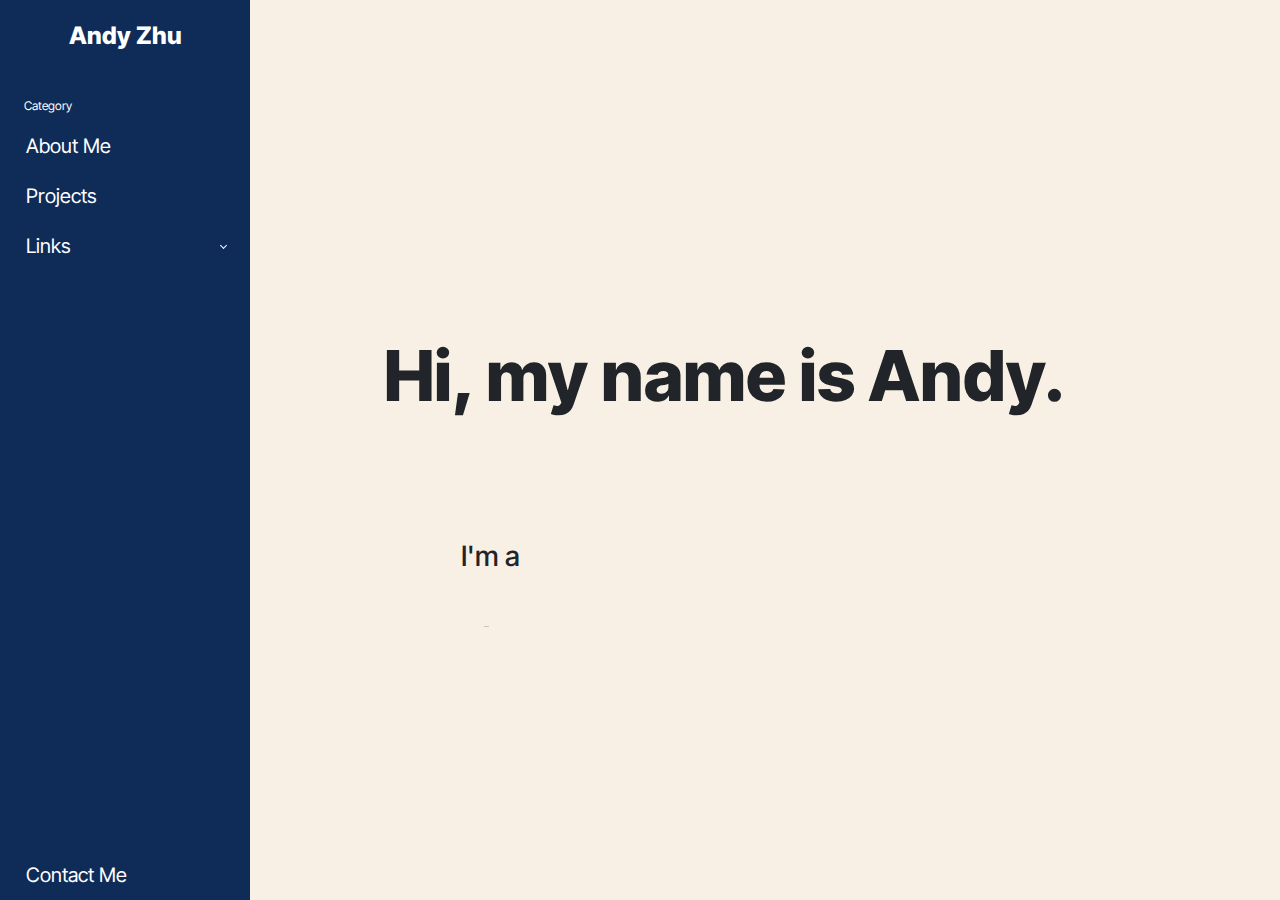
<file: index.html>
<!DOCTYPE html>
<html lang="en">

<head>
    <meta charset="UTF-8">
    <meta http-equiv="X-UA-Compatible" content="IE=edge">
    <meta name="viewport" content="width=device-width, initial-scale=1.0">
    <title>Home</title>
    <link href="https://cdn.lineicons.com/4.0/lineicons.css" rel="stylesheet" />
    <link href="https://cdn.jsdelivr.net/npm/bootstrap@5.3.3/dist/css/bootstrap.min.css" rel="stylesheet"
        integrity="sha384-QWTKZyjpPEjISv5WaRU9OFeRpok6YctnYmDr5pNlyT2bRjXh0JMhjY6hW+ALEwIH" crossorigin="anonymous">
    <link rel="stylesheet" href="styles/style.css">
</head>

<body>
    <div class="d-flex">
        <!-- Sidebar -->
        <aside id="sidebar" class="sidebar-toggle vh-100 sticky-top">
            <div class="sidebar-logo">
                <a href="index.html">Andy Zhu</a>
            </div>
            <!-- Sidebar Navigation -->
            <ul class="sidebar-nav p-0">
                <li class="sidebar-header">
                    Category
                </li>
                <li class="sidebar-item">
                    <a href="aboutme.html" class="sidebar-link">
                        <i class="lni lni-user"></i>
                        <span>About Me</span>
                    </a>
                </li>
                <li class="sidebar-item"></li>
                    <a href="projects.html" class="sidebar-link">
                        <i class="lni lni-notepad"></i>
                        <span>Projects</span>
                    </a>
                </li>
                <!-- <li class="sidebar-item">
                    <a href="robotics.html" class="sidebar-link">
                        <i class="lni lni-hammer"></i>
                        <span>Robotics</span>
                    </a>
                </li> -->
                <li class="sidebar-item">
                    <a href="#" class="sidebar-link collapsed has-dropdown" data-bs-toggle="collapse"
                        data-bs-target="#links" aria-expanded="true" aria-controls="links">
                        <i class="lni lni-link"></i>
                        <span>Links</span>
                    </a>
                    <ul id="links" class="sidebar-dropdown list-unstyled collapse" data-bs-parent="#sidebar">
                        <li class="sidebar-item">
                            <a href="https://www.linkedin.com/in/andy-zhu-2a9938246/" target="_blank" class="sidebar-link link">
                                <i class="lni lni-linkedin"></i>
                                <span class="">LinkedIn</span>
                            </a>
                        </li>
                        <li class="sidebar-item">
                            <a href="https://github.com/azhu9" target="_blank" class="sidebar-link link">
                                <i class="lni lni-github"></i>
                                <span class="">Github</span>
                            </a>
                        </li>
                        <li class="sidebar-item">
                            <a href="resume.pdf" download="Andy-Zhu-Resume" class="sidebar-link link">
                                <i class="lni lni-empty-file"></i>
                                <span class="">Resume</span>
                            </a>
                        </li>
                    </ul>
                </li>
            </ul>
            <!-- Sidebar Navigation Ends -->
            <div class="sidebar-footer">
                <a href="contactme.html" class="sidebar-link">
                    <i class="lni lni-envelope"></i>
                    <span>Contact Me</span>
                </a>
            </div>
        </aside>
        <!-- Sidebar Ends -->


        <!-- Main Component -->
        <div class="main">
                <nav class="nav navbar-expand position-fixed">
                    <button class="toggler-btn" type="button">
                        <i class="lni lni-text-align-justify hamburger"></i>
                    </button>
                </nav>
                <main class="p-1">
                    <div class="container-fluid">
                        <div class="mb-3 text-center">
                            <h1 id="title">Hi, my name is Andy.</h1>
                            <h3 id="header">I'm a</h3>
                            <svg id="logo" width="534" height="82" viewBox="0 0 534 82" fill="none" xmlns="http://www.w3.org/2000/svg">
                                <path d="M512.017 77.2583L512.74 78.5H514.177H525.077H529.49L527.222 74.7148L511.414 48.3391C515.839 46.8544 519.41 44.439 521.973 41.0059C525.114 36.8874 526.677 32.1196 526.677 26.8C526.677 22.4702 525.682 18.5246 523.633 15.0345C521.551 11.4875 518.422 8.7424 514.387 6.75981C510.352 4.744 505.513 3.79999 499.977 3.79999H477.477H474.977V6.29999V76V78.5H477.477H486.577H489.077V76V50H496.14L512.017 77.2583ZM509.361 19.0175L509.373 19.0293L509.386 19.0408C511.221 20.7268 512.277 23.1904 512.277 26.8C512.277 30.3148 511.234 32.9011 509.322 34.8199C507.49 36.594 504.532 37.7 499.977 37.7H489.077V16.3H499.977C504.66 16.3 507.615 17.3685 509.361 19.0175Z" stroke="black" stroke-width="5"/>
                                <path d="M463.208 37V34.5H460.708H437.808V16.2H463.708H466.208V13.7V6.20001V3.70001H463.708H426.208H423.708V6.20001V76V78.5H426.208H463.708H466.208V76V68.5V66H463.708H437.808V47H460.708H463.208V44.5V37Z" stroke="black" stroke-width="5"/>
                                <path d="M410.635 42.998L410.635 42.9975C415.145 38.6378 417.398 33.1454 417.398 26.7C417.398 20.058 415.079 14.4743 410.397 10.1666C405.707 5.78778 399.032 3.79999 390.798 3.79999H368.298H365.798V6.29999V76V78.5H368.298H377.398H379.898V76V49.4H390.798C399.268 49.4 406.051 47.4261 410.635 42.998ZM400.308 34.2571C398.568 35.8528 395.573 36.9 390.798 36.9H379.898V16.3H390.798C395.424 16.3 398.426 17.3154 400.255 18.9096C402.018 20.4466 403.098 22.8816 403.098 26.7C403.098 30.2529 402.068 32.6437 400.308 34.2571Z" stroke="black" stroke-width="5"/>
                                <path d="M302.338 74.3673L302.348 74.3731L302.359 74.3789C308.088 77.6015 314.414 79.2 321.284 79.2C328.217 79.2 334.577 77.6037 340.31 74.3789L340.32 74.3731L340.331 74.3673C346.055 71.0759 350.573 66.5189 353.858 60.7346C357.161 54.9194 358.784 48.3526 358.784 41.1C358.784 33.8474 357.161 27.2806 353.858 21.4654C350.573 15.6799 346.051 11.1527 340.32 7.92682C334.587 4.63252 328.223 3 321.284 3C314.408 3 308.078 4.63482 302.348 7.92686C296.615 11.1544 292.064 15.7145 288.715 21.5568L288.715 21.5568L288.71 21.5654C285.41 27.3769 283.784 33.9094 283.784 41.1C283.784 48.291 285.41 54.8516 288.704 60.7231L288.713 60.739L288.722 60.7547C292.072 66.5281 296.619 71.0787 302.338 74.3673ZM333.136 63.2339L333.128 63.2386L333.12 63.2433C329.669 65.2661 325.746 66.3 321.284 66.3C316.827 66.3 312.865 65.2676 309.341 63.2385C305.902 61.221 303.153 58.3411 301.092 54.5263C299.113 50.7427 298.084 46.2907 298.084 41.1C298.084 35.8327 299.117 31.3868 301.088 27.6809C303.152 23.8596 305.905 20.9757 309.349 18.9567C312.794 16.937 316.749 15.9 321.284 15.9C325.819 15.9 329.775 16.937 333.22 18.9567C336.659 20.9728 339.374 23.8496 341.37 27.66L341.381 27.6812L341.392 27.7021C343.422 31.4034 344.484 35.8412 344.484 41.1C344.484 46.2853 343.425 50.7318 341.384 54.5127L341.377 54.5263L341.37 54.54C339.38 58.3394 336.64 61.215 333.136 63.2339Z" stroke="black" stroke-width="5"/>
                                <path d="M282.52 68.6V66.1H280.02H258.12V6.29999V3.79999H255.62H246.52H244.02V6.29999V76V78.5H246.52H280.02H282.52V76V68.6Z" stroke="black" stroke-width="5"/>
                                <path d="M232.251 37V34.5H229.751H206.851V16.2H232.751H235.251V13.7V6.20001V3.70001H232.751H195.251H192.751V6.20001V76V78.5H195.251H232.751H235.251V76V68.5V66H232.751H206.851V47H229.751H232.251V44.5V37Z" stroke="black" stroke-width="5"/>
                                <path d="M187.612 7.18258L188.888 3.79999H185.273H175.673H173.923L173.324 5.44406L153.773 59.098L134.222 5.44406L133.622 3.79999H131.873H122.173H118.557L119.834 7.18258L146.134 76.8826L146.744 78.5H148.473H158.973H160.701L161.312 76.8826L187.612 7.18258Z" stroke="black" stroke-width="5"/>
                                <path d="M113.403 37V34.5H110.903H88.0031V16.2H113.903H116.403V13.7V6.20001V3.70001H113.903H76.4031H73.9031V6.20001V76V78.5H76.4031H113.903H116.403V76V68.5V66H113.903H88.0031V47H110.903H113.403V44.5V37Z" stroke="black" stroke-width="5"/>
                                <path d="M48.2072 74.1415L48.218 74.1361C54.2393 71.1255 58.8847 66.7863 62.075 61.1326C65.3232 55.4281 66.9 48.7879 66.9 41.3C66.9 33.8146 65.3242 27.1763 62.0783 21.4731C58.8934 15.7596 54.2541 11.3856 48.2341 8.37195C42.2791 5.29061 35.3064 3.79999 27.4 3.79999H5.70001H3.20001V6.29999V76V78.5H5.70001H27.4C35.2969 78.5 42.2591 77.0797 48.2072 74.1415ZM46.1079 22.743L46.114 22.7493L46.1201 22.7555C50.3435 27.0376 52.6 33.1057 52.6 41.3C52.6 49.4287 50.3762 55.4263 46.2259 59.6385C42.1051 63.7554 35.9679 66 27.4 66H17.3V16.2H27.4C35.8806 16.2 41.9804 18.4993 46.1079 22.743Z" stroke="black" stroke-width="5"/>
                                </svg>
                        </div>
                    </div>
                </main>
        </div>
    </div>
    <script src="scripts/app.js"></script>
    <script src="https://cdn.jsdelivr.net/npm/bootstrap@5.3.3/dist/js/bootstrap.bundle.min.js"
        integrity="sha384-YvpcrYf0tY3lHB60NNkmXc5s9fDVZLESaAA55NDzOxhy9GkcIdslK1eN7N6jIeHz"
        crossorigin="anonymous"></script>
    </body>

</html>
</file>
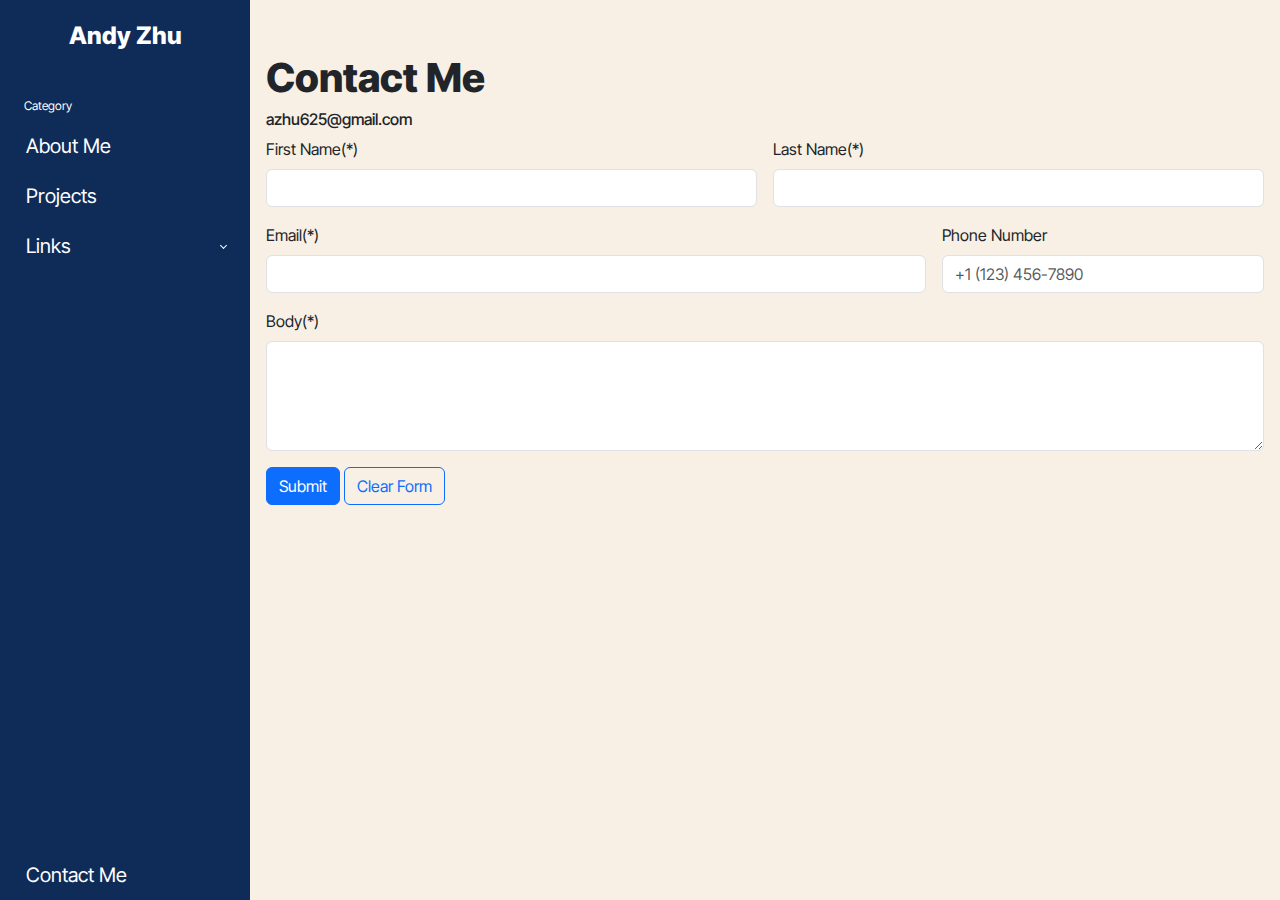
<file: contactme.html>
<!DOCTYPE html>
<html lang="en">

<head>
    <meta charset="UTF-8">
    <meta http-equiv="X-UA-Compatible" content="IE=edge">
    <meta name="viewport" content="width=device-width, initial-scale=1.0">
    <title>Contact Me</title>
    <link href="https://cdn.lineicons.com/4.0/lineicons.css" rel="stylesheet" />
    <link href="https://cdn.jsdelivr.net/npm/bootstrap@5.3.3/dist/css/bootstrap.min.css" rel="stylesheet"
        integrity="sha384-QWTKZyjpPEjISv5WaRU9OFeRpok6YctnYmDr5pNlyT2bRjXh0JMhjY6hW+ALEwIH" crossorigin="anonymous">
    <link rel="stylesheet" href="styles/style.css">
</head>

<body>
    <div class="d-flex">
        <!-- Sidebar -->
        <aside id="sidebar" class="sidebar-toggle vh-100 sticky-top">
            <div class="sidebar-logo">
                <a href="index.html">Andy Zhu</a>
            </div>
            <!-- Sidebar Navigation -->
            <ul class="sidebar-nav p-0">
                <li class="sidebar-header">
                    Category
                </li>
                <li class="sidebar-item">
                    <a href="aboutme.html" class="sidebar-link">
                        <i class="lni lni-user"></i>
                        <span>About Me</span>
                    </a>
                </li>
                <li class="sidebar-item"></li>
                    <a href="projects.html" class="sidebar-link">
                        <i class="lni lni-notepad"></i>
                        <span>Projects</span>
                    </a>
                </li>
                <!-- <li class="sidebar-item">
                    <a href="robotics.html" class="sidebar-link">
                        <i class="lni lni-hammer"></i>
                        <span>Robotics</span>
                    </a>
                </li> -->
                <li class="sidebar-item">
                    <a href="#" class="sidebar-link collapsed has-dropdown" data-bs-toggle="collapse"
                        data-bs-target="#links" aria-expanded="true" aria-controls="links">
                        <i class="lni lni-link"></i>
                        <span>Links</span>
                    </a>
                    <ul id="links" class="sidebar-dropdown list-unstyled collapse" data-bs-parent="#sidebar">
                        <li class="sidebar-item">
                            <a href="https://www.linkedin.com/in/andy-zhu-2a9938246/" target="_blank" class="sidebar-link link">
                                <i class="lni lni-linkedin"></i>
                                <span class="">LinkedIn</span>
                            </a>
                        </li>
                        <li class="sidebar-item">
                            <a href="https://github.com/azhu9" target="_blank" class="sidebar-link link">
                                <i class="lni lni-github"></i>
                                <span class="">Github</span>
                            </a>
                        </li>
                        <li class="sidebar-item">
                            <a href="resume.pdf" download="Andy-Zhu-Resume" class="sidebar-link link">
                                <i class="lni lni-empty-file"></i>
                                <span class="">Resume</span>
                            </a>
                        </li>
                    </ul>
                </li>
            </ul>
            <!-- Sidebar Navigation Ends -->
            <div class="sidebar-footer">
                <a href="contactme.html" class="sidebar-link">
                    <i class="lni lni-envelope"></i>
                    <span>Contact Me</span>
                </a>
            </div>
        </aside>
        <!-- Sidebar Ends -->


        <!-- Main Component -->
        <div class="main">
            <nav class="nav navbar-expand position-fixed">
                <button class="toggler-btn" type="button">
                    <i class="lni lni-text-align-justify"></i>
                </button>
            </nav>
            <main class="p-1">
                <div class="container mt-5 contact">
                    <h1>Contact Me</h1>
                    <h6>azhu625@gmail.com</h6>
                    <form class="row g-3" name="form" action="https://formspree.io/f/xkgwapkk" target="_blank" method="POST">
                        <div class="col-md-6">
                            <label for="firstName" class="form-label">First Name(*)</label>
                            <input type="text" class="form-control" id="firstName" name="First Name" required>
                        </div>
                        <div class="col-md-6">
                            <label for="lastName" class="form-label">Last Name(*)</label>
                            <input type="text" class="form-control" id="lastName" name="Last Name" required>
                        </div>
                        <div class="col-md-8">
                            <label for="emailInfo" class="form-label">Email(*)</label>
                            <input type="email" class="form-control" id="email" name="Email" required>
                        </div>
                        <div class="col-md-4">
                            <label for="phoneNumber" class="form-label">Phone Number</label>
                            <input type="text" class="form-control" id="phoneNumber" name="Phone Number" placeholder="+1 (123) 456-7890">
                        </div>

                        <div class="col-md-12">
                            <label for="comments" class="form-label">Body(*)</label>
                            <textarea class="form-control" id="comments" rows="4" name="Message" required></textarea>
                        </div>
                        <div class="col-md-12">
                            <button type="submit" class="btn btn-primary">Submit</button>
                            <button type="clear" class="btn btn-outline-primary" onclick="clearForm();">Clear Form</button>
                        </div>
                    </form>
                </div>
            </main>
        </div>
    </div>
    <script src="scripts/app.js"></script>
    <script src="https://cdn.jsdelivr.net/npm/bootstrap@5.3.3/dist/js/bootstrap.bundle.min.js"
        integrity="sha384-YvpcrYf0tY3lHB60NNkmXc5s9fDVZLESaAA55NDzOxhy9GkcIdslK1eN7N6jIeHz"
        crossorigin="anonymous"></script>
</body>

</html>
</file>
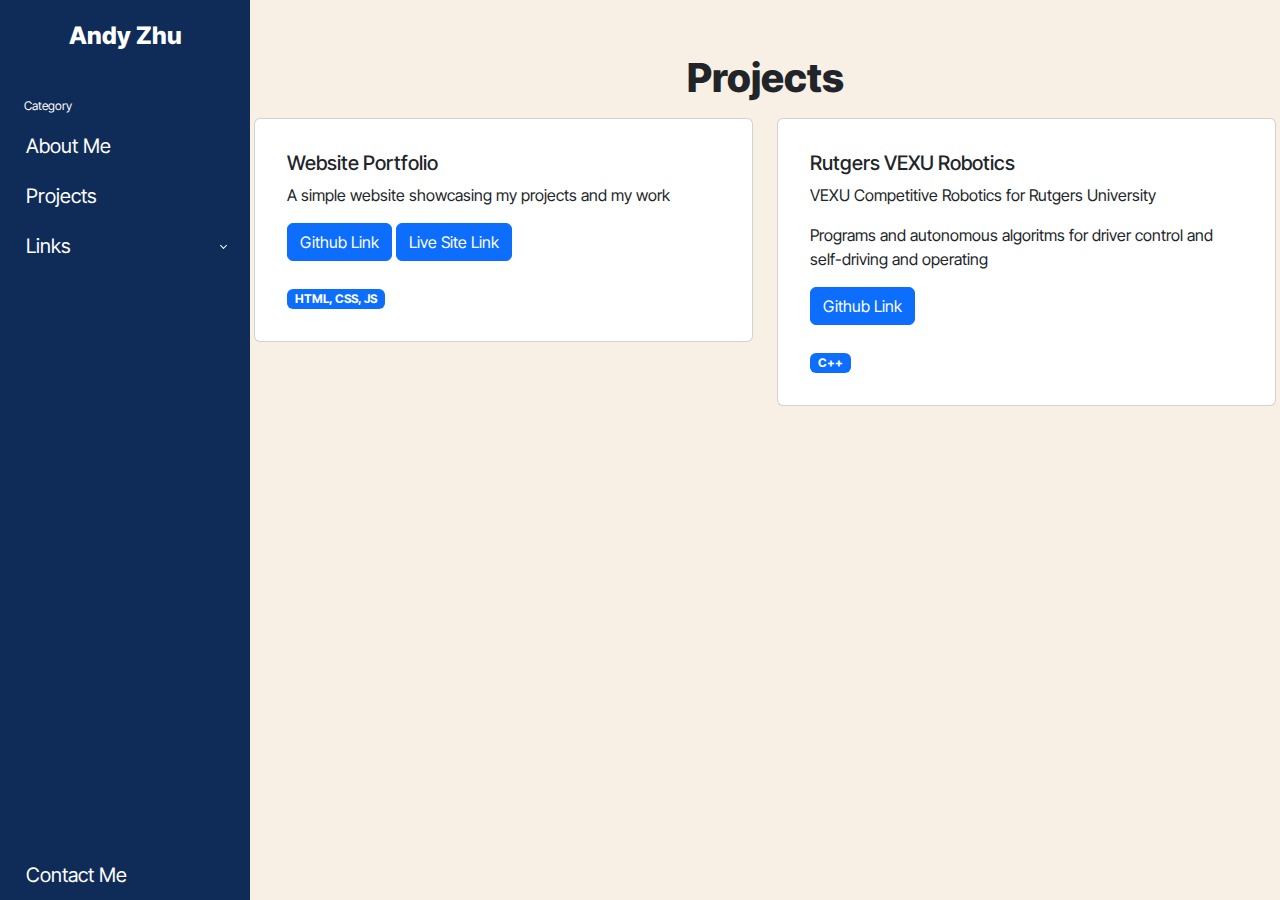
<file: projects.html>
<!DOCTYPE html>
<html lang="en">

<head>
    <meta charset="UTF-8">
    <meta http-equiv="X-UA-Compatible" content="IE=edge">
    <meta name="viewport" content="width=device-width, initial-scale=1.0">
    <title>Projects</title>
    <link href="https://cdn.lineicons.com/4.0/lineicons.css" rel="stylesheet" />
    <link href="https://cdn.jsdelivr.net/npm/bootstrap@5.3.3/dist/css/bootstrap.min.css" rel="stylesheet"
        integrity="sha384-QWTKZyjpPEjISv5WaRU9OFeRpok6YctnYmDr5pNlyT2bRjXh0JMhjY6hW+ALEwIH" crossorigin="anonymous">
    <link rel="stylesheet" href="styles/style.css">
</head>

<body>
    <div class="d-flex">
        <!-- Sidebar -->
        <aside id="sidebar" class="sidebar-toggle vh-100 sticky-top">
            <div class="sidebar-logo">
                <a href="index.html">Andy Zhu</a>
            </div>
            <!-- Sidebar Navigation -->
            <ul class="sidebar-nav p-0">
                <li class="sidebar-header">
                    Category
                </li>
                <li class="sidebar-item">
                    <a href="aboutme.html" class="sidebar-link">
                        <i class="lni lni-user"></i>
                        <span>About Me</span>
                    </a>
                </li>
                <li class="sidebar-item"></li>
                    <a href="projects.html" class="sidebar-link">
                        <i class="lni lni-notepad"></i>
                        <span>Projects</span>
                    </a>
                </li>
                <!-- <li class="sidebar-item">
                    <a href="robotics.html" class="sidebar-link">
                        <i class="lni lni-hammer"></i>
                        <span>Robotics</span>
                    </a>
                </li> -->
                <li class="sidebar-item">
                    <a href="#" class="sidebar-link collapsed has-dropdown" data-bs-toggle="collapse"
                        data-bs-target="#links" aria-expanded="true" aria-controls="links">
                        <i class="lni lni-link"></i>
                        <span>Links</span>
                    </a>
                    <ul id="links" class="sidebar-dropdown list-unstyled collapse" data-bs-parent="#sidebar">
                        <li class="sidebar-item">
                            <a href="https://www.linkedin.com/in/andy-zhu-2a9938246/" target="_blank" class="sidebar-link link">
                                <i class="lni lni-linkedin"></i>
                                <span class="">LinkedIn</span>
                            </a>
                        </li>
                        <li class="sidebar-item">
                            <a href="https://github.com/azhu9" target="_blank" class="sidebar-link link">
                                <i class="lni lni-github"></i>
                                <span class="">Github</span>
                            </a>
                        </li>
                        <li class="sidebar-item">
                            <a href="resume.pdf" download="Andy-Zhu-Resume" class="sidebar-link link">
                                <i class="lni lni-empty-file"></i>
                                <span class="">Resume</span>
                            </a>
                        </li>
                    </ul>
                </li>
            </ul>
            <!-- Sidebar Navigation Ends -->
            <div class="sidebar-footer">
                <a href="contactme.html" class="sidebar-link">
                    <i class="lni lni-envelope"></i>
                    <span>Contact Me</span>
                </a>
            </div>
        </aside>
        <!-- Sidebar Ends -->


        <!-- Main Component -->
        <div class="main">
            <nav class="nav navbar-expand position-fixed">
                <button class="toggler-btn" type="button">
                    <i class="lni lni-text-align-justify"></i>
                </button>
            </nav>
            <main class="p-1">
                <div class="container-fluid">
                    <div class="mb-3 text-center">
                        <h1>Projects</h1>
                    </div>
                </div>

                <div class="row">
                    <div class="col-sm-6">
                      <div class="card">
                        <div class="card-body">
                          <h5 class="card-title">Website Portfolio</h5>
                          <p class="card-text">A simple website showcasing my projects and my work</p>
                          <a href="https://github.com/azhu9/portfolio" class="btn btn-primary" target="_blank">
                            <i class="lni lni-github"></i>
                            Github Link
                        </a>
                        <a href="https://azhu9.github.io/portfolio/" class="btn btn-primary" target="_blank">
                            Live Site Link
                        </a>
                        <br>
                        <br>
                        <li class="list-inline-item skill"><span class="badge bg-primary">HTML, CSS, JS</span></li>

                        </div>
                      </div>
                    </div>
                    <div class="col-sm-6">
                      <div class="card">
                        <div class="card-body">
                          <h5 class="card-title">Rutgers VEXU Robotics</h5>
                          <p class="card-text">VEXU Competitive Robotics for Rutgers University</p>
                          <p class="card-text">Programs and autonomous algoritms for driver control and self-driving and operating</p>
                          <a href="https://github.com/azhu9/VEX24-SCAR2" target="_blank" class="btn btn-primary">
                            <i class="lni lni-github"></i>
                            Github Link
                        </a>
                        <br>
                        <br>
                        <li class="list-inline-item skill"><span class="badge bg-primary">C++</span></li>
                        </div>
                      </div>
                    </div>
                  </div>

                  


                  
            </main>
        </div>
    </div>
    <script src="scripts/app.js"></script>
    <script src="https://cdn.jsdelivr.net/npm/bootstrap@5.3.3/dist/js/bootstrap.bundle.min.js"
        integrity="sha384-YvpcrYf0tY3lHB60NNkmXc5s9fDVZLESaAA55NDzOxhy9GkcIdslK1eN7N6jIeHz"
        crossorigin="anonymous"></script>
</body>

</html>
</file>
<file: styles/style.css>
@import url('https://fonts.googleapis.com/css2?family=Inter+Tight:ital,wght@0,100..900;1,100..900&display=swap');
:root {
  --white: #F8F0E5;
  --cream: #EADBC8;
  --lbrown: #DAC0A3;
  --navy: #0F2C59;
}

::-webkit-scrollbar {
    display: none;
  }

*{
    padding: 0;
    margin: 0;
    box-sizing: border-box;
}

body {
    font-family: "Inter Tight", sans-serif;
    font-optical-sizing: auto;
    
}
h1 {
    font-weight: 800;
    margin-top: 5%;
}

li {
    list-style: none;
}

a {
    text-decoration: none;
}

#title{
    position:absolute;
    left: 30%;
    top: 30%;
    font-size: 70px;

    animation: 1.5s fadeInUp;

}

#header{
    position: absolute;
    left: 36%;
    top: 60%;
    animation: 1.5s fadeInUp;

}

section {
    display: grid;
    place-items: center;
    align-content: center;
    min-height: 80vh;
    margin-left: 10%;
    margin-right: 10%;
}


.main {
    min-height: 100vh;
    width: 100%;
    overflow: hidden;
    background-color: var(--white);
}

#sidebar {
    max-width: 250px;
    min-width: 250px;
    transition: all 0.35s ease-in-out;
    background-color: var(--navy);
    display: flex;
    flex-direction: column;
}

#sidebar.collapsed {
    margin-left: -250px;
}

.toggler-btn {
    background-color: transparent;
    cursor: pointer;
    border: 0;
}

.toggler-btn i {
    font-size: 1.75rem;
    color: #000;
    font-weight: 1000;
}

.navbar {
    padding: 1.15rem 1.5rem;
    border-bottom: 2px dashed #b3a8a8;
}

.sidebar-nav {
    flex: 1 1 auto;
}

.sidebar-logo {
    padding: 1.15rem 1.5rem;
    text-align: center;
}

.sidebar-logo a {
    color: #FFF;
    font-weight: 800;
    font-size: 1.5rem;
}

.sidebar-header {
    color: #FFF;
    font-size: .75rem;
    padding: 1.5rem 1.5rem .375rem;
}

a.sidebar-link {
    padding: .625rem 1.625rem;
    color: #FFF;
    position: relative;
    transition: all 0.35s;
    display: block;
    font-size: 1.25rem;
}

.link span{
    font-size: 1rem;
}

.link{
    margin-left: 1.5rem;
}

a.sidebar-link:hover {
    background-color: #f9f6f630;
    transform: scale(1.02);
}

.nav{
    margin-left: 20px;
    margin-top: 20px;
}

.sidebar-link[data-bs-toggle="collapse"]::after {
    border: solid;
    border-width: 0 .075rem .075rem 0;
    content: "";
    display: inline-block;
    padding: 2px;
    position: absolute;
    right: 1.5rem;
    top: 1.4rem;
    transform: rotate(-135deg);
    transition: all .2s ease-out;
}

.sidebar-link[data-bs-toggle="collapse"].collapsed::after {
    transform: rotate(45deg);
    transition: all .2s ease-out;
}

.card-body{
    margin: 1rem;
}

.footer-btn{
    position: absolute;

}

.headshot{
    border-radius: 50%;
}

.image-wrapper{
    position: relative; width: 200px; height: 200px; overflow: hidden; border-radius: 50%;
}

.skill{
    
}
/* SVG animation */

#logo{
    position: absolute;
    top: 70%;
    left: 50%;
    transform: translate(-50%, -50%);
}

#logo path:nth-child(9){
    stroke-dasharray: 383;
    stroke-dashoffset: 383;
    animation: line-anim 2s ease forwards 0.5;
}
#logo path:nth-child(8){
    stroke-dasharray: 342;
    stroke-dashoffset: 342;
    animation: line-anim 2s ease forwards 0.7s;
}
#logo path:nth-child(7){
    stroke-dasharray: 322;
    stroke-dashoffset: 322;
    animation: line-anim 2s ease forwards 0.9s;
}
#logo path:nth-child(6){
    stroke-dasharray: 394;
    stroke-dashoffset: 394;
    animation: line-anim 2s ease forwards 1.1s;
}
#logo path:nth-child(5){
    stroke-dasharray: 227;
    stroke-dashoffset: 227;
    animation: line-anim 2s ease forwards 1.3s;
}
#logo path:nth-child(4){
    stroke-dasharray: 343;
    stroke-dashoffset: 343;
    animation: line-anim 2s ease forwards 1.5s;
}
#logo path:nth-child(3){
    stroke-dasharray: 322;
    stroke-dashoffset: 322;
    animation: line-anim 2s ease forwards 1.7s;
}
#logo path:nth-child(2){
    stroke-dasharray: 343;
    stroke-dashoffset: 343;
    animation: line-anim 2s ease forwards 1.9s;
}
#logo path:nth-child(1){
    stroke-dasharray: 397;
    stroke-dashoffset: 397;
    animation: line-anim 2s ease forwards 2.1s;
}

@keyframes line-anim{
    to{
        stroke-dashoffset: 0;
    }
}

@keyframes fadeInUp {
    0% {
      transform: translateY(100%);
      opacity: 0;
    }
    100% {
      transform: translateY(0%);
      opacity: 1;
    }
  }

/* Screen size less than 768px */

@media (max-width:961px) {

    .sidebar-toggle {
        margin-left: -250px;
    }

    #sidebar.collapsed {
        margin-left: 0;

    }

    #header{
        position: absolute;
        left: 35%;
        top: 60%;
    }
}
</file>
